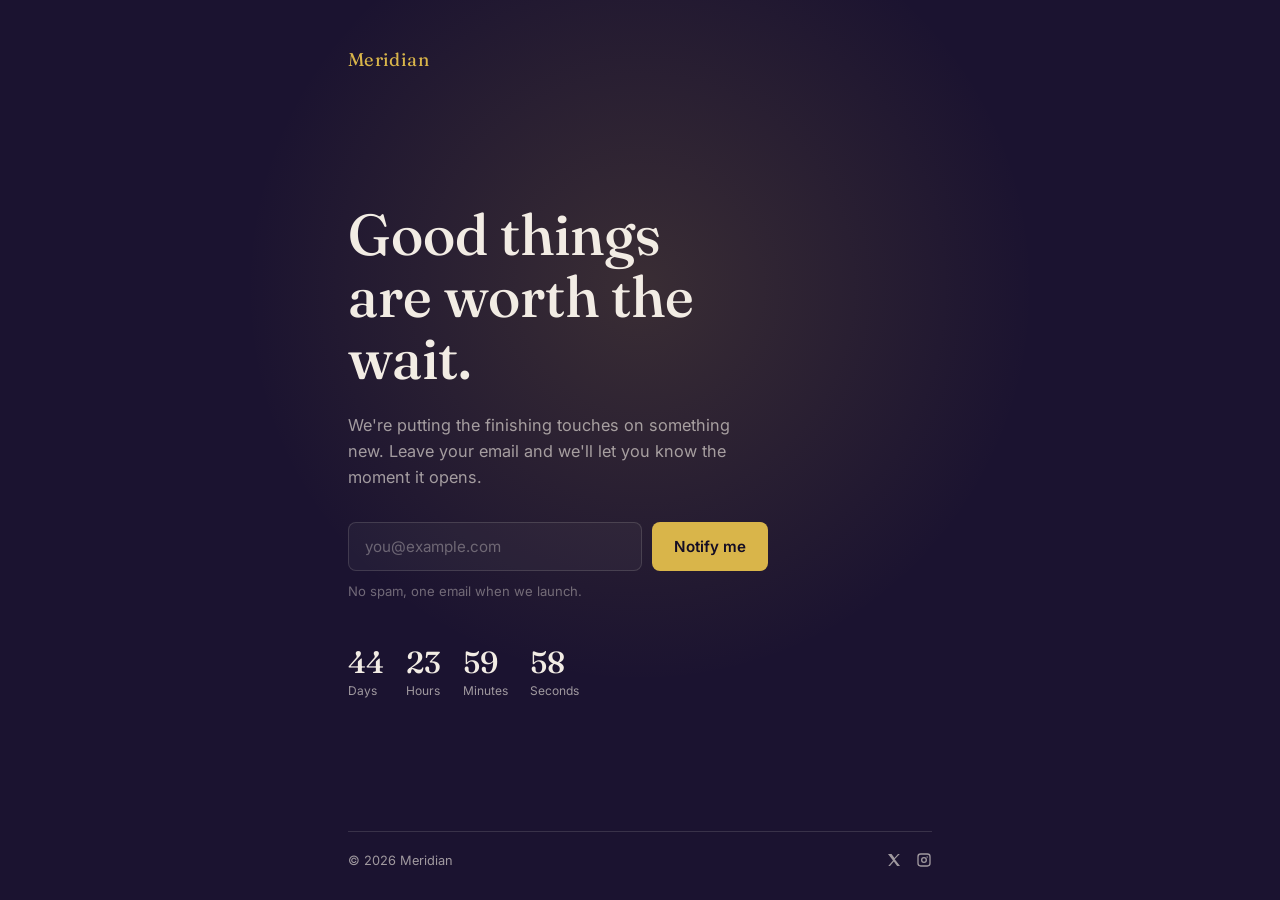
<file: index.html>
<!DOCTYPE html>
<html lang="en">
<head>
<meta charset="UTF-8">
<meta name="viewport" content="width=device-width, initial-scale=1.0">
<title>Meridian — Coming Soon</title>
<link rel="preconnect" href="https://fonts.googleapis.com">
<link href="https://fonts.googleapis.com/css2?family=Fraunces:opsz,wght@9..144,400;9..144,500;9..144,600&family=Inter:wght@400;500;600&display=swap" rel="stylesheet">
<link rel="stylesheet" href="style.css">
</head>
<body>

  <div class="glow"></div>

  <div class="wrap">
    <header class="mark">Meridian</header>

    <main class="hero">
      <h1>Good things<br>are worth the wait.</h1>
      <p class="sub">
        We're putting the finishing touches on something new.
        Leave your email and we'll let you know the moment it opens.
      </p>

      <form id="signup" class="signup" novalidate>
        <input type="email" id="email" placeholder="you@example.com" autocomplete="email" required>
        <button type="submit">Notify me</button>
      </form>
      <p class="note" id="formNote">No spam, one email when we launch.</p>

      <div class="countdown" id="countdown" aria-label="Time until launch">
        <div class="unit"><span id="days">00</span><small>Days</small></div>
        <div class="unit"><span id="hours">00</span><small>Hours</small></div>
        <div class="unit"><span id="minutes">00</span><small>Minutes</small></div>
        <div class="unit"><span id="seconds">00</span><small>Seconds</small></div>
      </div>
    </main>

    <footer class="foot">
      <span>&copy; 2026 Meridian</span>
      <div class="socials">
        <a href="#" aria-label="X / Twitter">
          <svg viewBox="0 0 24 24"><path d="M3 3l7.5 9.6L3.4 21H6l5.8-6.7L16.7 21H21l-7.9-10.1L20.7 3H18l-5.3 6.1L8.3 3H3z"/></svg>
        </a>
        <a href="#" aria-label="Instagram">
          <svg viewBox="0 0 24 24"><path d="M7 2h10a5 5 0 0 1 5 5v10a5 5 0 0 1-5 5H7a5 5 0 0 1-5-5V7a5 5 0 0 1 5-5zm0 2a3 3 0 0 0-3 3v10a3 3 0 0 0 3 3h10a3 3 0 0 0 3-3V7a3 3 0 0 0-3-3H7zm5 3.5a4.5 4.5 0 1 1 0 9 4.5 4.5 0 0 1 0-9zm0 2a2.5 2.5 0 1 0 0 5 2.5 2.5 0 0 0 0-5zm4.75-.9a1.05 1.05 0 1 1 0-2.1 1.05 1.05 0 0 1 0 2.1z"/></svg>
        </a>
      </div>
    </footer>
  </div>

<script src="script.js"></script>
</body>
</html>
</file>
<file: style.css>
:root {
  --bg: #1b1330;
  --bg-deep: #140d24;
  --gold: #d9b54a;
  --gold-dim: #a98c3c;
  --ink: #f2ece4;
  --ink-dim: rgba(242, 236, 228, 0.62);
  --line: rgba(242, 236, 228, 0.14);
}

* { box-sizing: border-box; }

html, body {
  margin: 0;
  min-height: 100%;
  background: var(--bg);
  color: var(--ink);
  font-family: 'Inter', -apple-system, BlinkMacSystemFont, sans-serif;
}

body {
  position: relative;
  overflow-x: hidden;
  display: flex;
  justify-content: center;
}

/* single soft light source behind the hero, our one deliberate flourish */
.glow {
  position: absolute;
  top: -18%;
  left: 50%;
  transform: translateX(-50%);
  width: 900px;
  height: 900px;
  background: radial-gradient(circle, rgba(217, 181, 74, 0.16) 0%, rgba(217, 181, 74, 0) 62%);
  pointer-events: none;
}

.wrap {
  position: relative;
  width: 100%;
  max-width: 640px;
  min-height: 100vh;
  padding: 48px 28px 32px;
  display: flex;
  flex-direction: column;
}

.mark {
  font-family: 'Fraunces', serif;
  font-size: 1.15rem;
  letter-spacing: 0.02em;
  color: var(--gold);
}

.hero {
  flex: 1;
  display: flex;
  flex-direction: column;
  justify-content: center;
  padding: 40px 0;
}

.hero h1 {
  font-family: 'Fraunces', serif;
  font-weight: 500;
  font-size: clamp(2.4rem, 7vw, 3.6rem);
  line-height: 1.08;
  margin: 0 0 22px;
  max-width: 11ch;
}

.sub {
  font-size: 1.02rem;
  line-height: 1.6;
  color: var(--ink-dim);
  max-width: 42ch;
  margin: 0 0 32px;
}

.signup {
  display: flex;
  gap: 10px;
  max-width: 420px;
}

.signup input {
  flex: 1;
  min-width: 0;
  padding: 14px 16px;
  border-radius: 8px;
  border: 1px solid var(--line);
  background: rgba(242, 236, 228, 0.04);
  color: var(--ink);
  font-size: 0.95rem;
  font-family: inherit;
}

.signup input::placeholder { color: rgba(242, 236, 228, 0.35); }

.signup input:focus,
.signup button:focus-visible {
  outline: 2px solid var(--gold);
  outline-offset: 2px;
}

.signup button {
  padding: 14px 22px;
  border-radius: 8px;
  border: none;
  background: var(--gold);
  color: var(--bg-deep);
  font-family: inherit;
  font-weight: 600;
  font-size: 0.95rem;
  cursor: pointer;
  white-space: nowrap;
  transition: background 0.15s ease;
}

.signup button:hover { background: #eac862; }

.note {
  margin: 12px 0 0;
  font-size: 0.82rem;
  color: rgba(242, 236, 228, 0.4);
}

.note.success { color: var(--gold); }
.note.error { color: #e08a8a; }

.countdown {
  display: flex;
  gap: 22px;
  margin-top: 44px;
}

.unit {
  display: flex;
  flex-direction: column;
  align-items: flex-start;
}

.unit span {
  font-family: 'Fraunces', serif;
  font-weight: 500;
  font-size: 1.9rem;
  color: var(--ink);
  font-variant-numeric: tabular-nums;
}

.unit small {
  font-size: 0.75rem;
  color: var(--ink-dim);
  margin-top: 2px;
}

.foot {
  display: flex;
  align-items: center;
  justify-content: space-between;
  padding-top: 20px;
  border-top: 1px solid var(--line);
  font-size: 0.8rem;
  color: var(--ink-dim);
}

.socials { display: flex; gap: 14px; }

.socials a {
  display: inline-flex;
  color: var(--ink-dim);
  transition: color 0.15s ease;
}

.socials a:hover { color: var(--gold); }

.socials svg {
  width: 16px;
  height: 16px;
  fill: currentColor;
}

@media (max-width: 460px) {
  .signup { flex-direction: column; }
  .countdown { gap: 16px; flex-wrap: wrap; }
}

@media (prefers-reduced-motion: reduce) {
  * { transition: none !important; }
}
</file>
